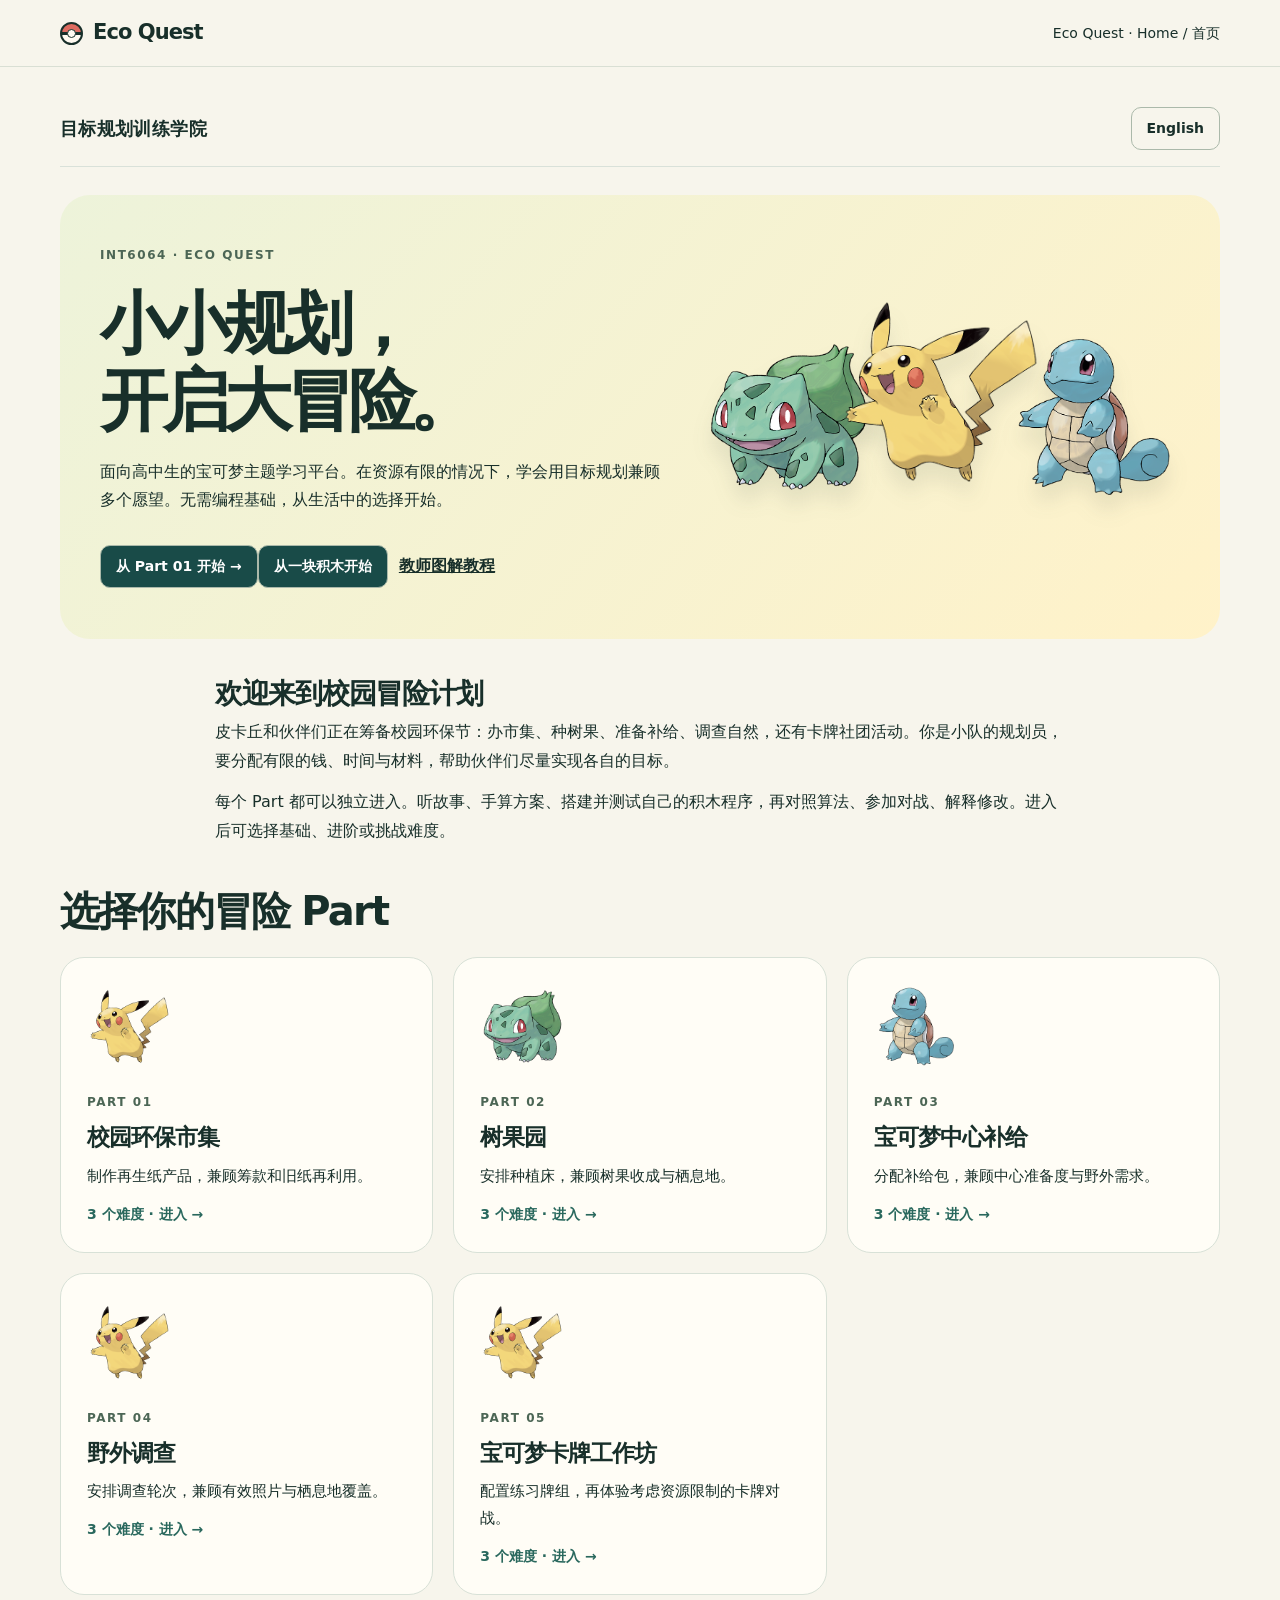
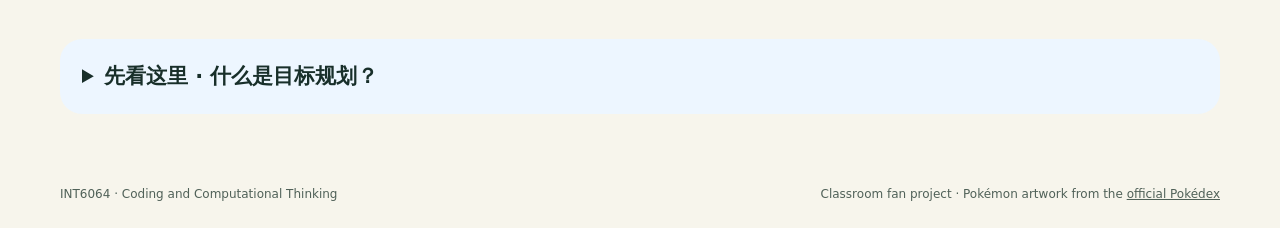
<file: index.html>
<!doctype html>
<html lang="en">
<head>
  <meta charset="utf-8">
  <meta name="viewport" content="width=device-width, initial-scale=1">
  <meta name="description" content="Plan a school eco fair in five Pokémon-themed planning scenarios. Explore hard limits, weighted goals and optimal plans.">
  <title>Eco Quest | Pokémon Goal Programming Lab</title>
  <link rel="stylesheet" href="styles.css?v=capacity-1">
  <link rel="stylesheet" href="vendor/katex/katex.min.css">
  <script src="vendor/katex/katex.min.js" defer></script>
  <script src="row-search.js?v=capacity-1" defer></script>
  <script src="optimization.js?v=capacity-1" defer></script>
  <script src="solver.js?v=capacity-1" defer></script>
  <script src="scenarios.js?v=capacity-1" defer></script>
  <script src="duel-model.js?v=capacity-1" defer></script>
  <script src="duel-ui.js?v=capacity-1" defer></script>
  <script src="battle-model.js" defer></script>
  <script src="app.js?v=capacity-1" defer></script>
  <script src="battle.js?v=capacity-1" defer></script>
  <script src="locale.js?v=capacity-1" defer></script>
  <script src="stories.js" defer></script>
  <script src="studio-engine.js?v=capacity-1" defer></script>
  <script src="flow.js?v=flow-1" defer></script>
  <script src="studio.js?v=capacity-1" defer></script>
  <script src="learning.js?v=capacity-1" defer></script>
  <link rel="stylesheet" href="learning.css?v=python-model">
</head>
<body>
  <a class="skip" href="#learning">Skip to the quest</a>
  <header class="topbar">
    <div class="shell top-inner">
      <a class="brand" href="#home"><span class="ball" aria-hidden="true"></span>Eco Quest</a>
      <a class="portal-home-link" href="#home">Eco Quest · Home / 首页</a>
      <span class="progress" id="progress" aria-label="Badges earned" hidden>0 / 7 badges</span>
    </div>
  </header>
  <main class="shell" id="top">
    <section id="learning" class="section panel"></section>
    <div id="legacy-activities" hidden>
    <section id="quest" class="section" aria-labelledby="quest-title">
      <div class="section-head"><div><p class="kicker">TRAINER MISSIONS</p><h2 id="quest-title">Five places to plan</h2></div></div>
      <div class="module-list" role="group" aria-label="Choose a planning scenario">
        <button class="module-card" type="button" data-module="fair" aria-pressed="true"><span>01</span> Eco Fair</button>
        <button class="module-card" type="button" data-module="garden" aria-pressed="false"><span>02</span> Berry Garden</button>
        <button class="module-card" type="button" data-module="center" aria-pressed="false"><span>03</span> Center Supplies</button>
        <button class="module-card" type="button" data-module="field" aria-pressed="false"><span>04</span> Field Survey</button>
        <button class="module-card" type="button" data-module="cards" aria-pressed="false"><span>05</span> TCG Club</button>
      </div>
      <div class="scenario-intro"><h3 id="scenario-title"></h3><p id="scenario-purpose"></p><div class="scenario-links"><a href="#model">View the model ↓</a><a class="button outline" id="arena-link" href="#arena">Play the planning duel ⚡</a></div></div>
      <div id="mission-list" class="mission-list" role="group" aria-label="Choose a mission"></div>
      <div class="panel card-library" id="card-library" hidden>
        <div><h3>Three kinds of cards</h3><p>Each practice deck counts 60 cards across these three categories.</p><a href="https://www.pokemon.com/uk/features/designing-a-deck-from-scratch" rel="noreferrer">Official deckbuilding guide ↗</a></div>
        <figure><img src="assets/card-pikachu.png" alt="Pikachu from Scarlet and Violet 151, card 025"><figcaption><strong>Pokémon</strong><br>Pikachu 025</figcaption></figure>
        <figure><img src="assets/card-switch.png" alt="Switch from Scarlet and Violet 151, card 206"><figcaption><strong>Trainer</strong><br>Switch 206</figcaption></figure>
        <figure><img src="assets/card-energy.png" alt="Basic Energy from Scarlet and Violet 151, card 207"><figcaption><strong>Energy</strong><br>Basic Energy 207</figcaption></figure>
      </div>

      <div class="playground">
        <aside class="party panel" aria-labelledby="partner-title">
          <h3 id="partner-title">Choose a partner</h3>
          <p>Partners set the weights of the two goals in Free Lab.</p>
          <div class="partner-list" role="group" aria-label="Partner and Free Lab weights">
            <button type="button" class="partner electric" data-partner="pikachu" aria-pressed="false">
              <img src="assets/pikachu.png" alt=""><span><strong>Pikachu</strong><small>Goal 1 × 3 · Goal 2 × 1</small></span><span class="pick-indicator" aria-hidden="true"></span>
            </button>
            <button type="button" class="partner grass" data-partner="bulbasaur" aria-pressed="false">
              <img src="assets/bulbasaur.png" alt=""><span><strong>Bulbasaur</strong><small>Goal 1 × 1 · Goal 2 × 3</small></span><span class="pick-indicator" aria-hidden="true"></span>
            </button>
            <button type="button" class="partner water" data-partner="squirtle" aria-pressed="true">
              <img src="assets/squirtle.png" alt=""><span><strong>Squirtle</strong><small>Goal 1 × 1 · Goal 2 × 1</small></span><span class="pick-indicator" aria-hidden="true"></span>
            </button>
          </div>
          <button type="button" class="button outline" id="free-lab" aria-pressed="false">Open Free Lab <span aria-hidden="true">↗</span></button>
        </aside>

        <div class="panel activity">
          <p class="kicker" id="mission-label"></p>
          <h3 id="mission-title"></h3>
          <p class="question" id="mission-question"></p>
          <p class="settings" id="mission-settings"></p>
          <form id="prediction-form">
            <fieldset>
              <legend>Make a prediction</legend>
              <div id="answers" class="choices"></div>
            </fieldset>
            <button class="button primary" type="submit">Test prediction <span aria-hidden="true">→</span></button>
          </form>
          <form id="lab-form" hidden>
            <div class="lab-inputs" id="lab-inputs"></div>
            <button class="button primary" type="submit">Run the search <span aria-hidden="true">→</span></button>
          </form>
          <p id="feedback" class="feedback" role="status" hidden></p>
        </div>
      </div>

      <section id="arena" class="panel arena" aria-labelledby="arena-title" hidden>
        <div class="arena-heading">
          <div><p class="kicker">PARTNER ARENA</p><h3 id="arena-title"></h3><p id="arena-brief"></p></div>
          <span class="arena-turn" id="arena-turn">PLAN FIRST</span>
        </div>
        <form id="arena-setup">
          <div class="arena-setup-grid">
            <div>
              <label for="arena-preset">Scenario setting</label>
              <select id="arena-preset"></select>
              <p id="arena-variables"></p>
              <details open>
                <summary>Resource limits and goal equations</summary>
                <ul id="arena-equations"></ul>
                <p class="formula" id="arena-score-rule"></p>
              </details>
            </div>
            <div class="arena-predict">
              <h4>Predict your plan</h4>
              <p>Pick two counts and a resource to check.</p>
              <div class="arena-inputs">
                <label for="arena-x">Predicted x<input id="arena-x" type="number" min="0" step="1" required></label>
                <label for="arena-y">Predicted y<input id="arena-y" type="number" min="0" step="1" required></label>
              </div>
              <label for="arena-reason">Your constraint check</label>
              <select id="arena-reason"></select><p id="arena-preview"></p>
              <button type="submit" class="button primary">Start duel <span aria-hidden="true">→</span></button>
            </div>
          </div>
        </form>
        <div id="arena-play" hidden>
          <p class="arena-setting" id="arena-setting"></p>
          <div class="arena-scene" id="arena-scene" aria-hidden="true">
            <div class="arena-creature arena-you"><span id="arena-your-name"></span><img id="arena-your-art" src="assets/pikachu.png" alt=""></div>
            <div class="arena-vs"><span>VS</span><strong id="arena-impact">✦</strong></div>
            <div class="arena-creature arena-rival"><span id="arena-rival-name"></span><img id="arena-rival-art" src="assets/bulbasaur.png" alt=""></div>
          </div>
          <p class="arena-rival-rule" id="arena-rival-rule"></p>
          <div class="arena-play-grid">
            <div>
              <h4 id="arena-board-title"></h4>
              <div id="arena-board" class="arena-board"></div>
              <div id="arena-moves" class="arena-moves" role="group" aria-label="Planning moves"></div>
              <div class="arena-commit">
                <button class="button primary" id="arena-lock" type="button">Lock my plan</button>
                <button class="button outline" id="arena-reset" type="button">Return to setup</button>
              </div>
            </div>
            <div class="arena-meters">
              <div>
                <h4 id="arena-plan">Your plan</h4>
                <dl id="arena-resources" class="arena-resources"></dl>
              </div>
              <div>
                <h4>Goal meters</h4>
                <div id="arena-goals"></div>
                <p class="arena-live-score" id="arena-live-score"></p>
              </div>
            </div>
          </div>
          <p class="feedback" id="arena-feedback" role="status"></p>
          <details class="arena-trace"><summary>Turn trace</summary><ol id="arena-history"></ol></details>
        </div>
        <div class="arena-finish" id="arena-finish" hidden>
          <div><p class="kicker">VERIFY AND EXPLAIN</p><h4 id="arena-verdict"></h4><p id="arena-proof"></p><button class="button outline" type="button" id="arena-map">Open verified plan map ↓</button></div>
          <form id="arena-analysis">
            <label for="arena-reflection" id="arena-prompt"></label>
            <textarea id="arena-reflection" rows="3" maxlength="800" required></textarea>
            <button class="button primary" type="submit">Save explanation</button>
            <p id="arena-saved" role="status"></p>
          </form>
        </div>
      </section>

      <section id="results" class="panel result-section" aria-labelledby="result-title" hidden>
        <div class="results-head">
          <div><p class="kicker">SEARCH RESULTS</p><h3 id="result-title">The plan map</h3><p id="run-settings" class="muted"></p></div>
          <div class="result-stats" id="result-stats"></div>
        </div>
        <div class="result-layout">
          <div>
            <p class="axis-y" id="axis-y"></p>
            <div id="grid-pages"></div>
            <div class="plan-grid" id="grid" role="group" aria-label="Plan map. Use arrow keys to move between plans."></div>
            <p class="axis-x" id="axis-x"></p>
            <ul class="legend" aria-label="Plan map legend">
              <li><span class="sample blocked">×</span> Infeasible</li>
              <li><span class="sample feasible">·</span> Feasible</li>
              <li><span class="sample best">★</span> Optimal</li>
            </ul>
          </div>
          <div class="inspector">
            <h4 id="plan-title">Selected plan</h4>
            <p id="plan-status"></p>
            <dl id="plan-details"></dl>
            <div id="goal-bars"></div>
            <p id="plan-score"></p>
            <h4>All optimal plans</h4>
            <div class="ties" id="ties"></div>
          </div>
        </div>
      </section>
        <div class="encounter" id="encounter" hidden>
          <div class="encounter-copy"><p class="kicker">PARTNER TRIAL</p><h4 id="encounter-title"></h4><p id="encounter-result" role="status"></p><button type="button" class="button primary" id="encounter-play">Play selected plan ⚡</button></div>
          <div class="encounter-scene" id="encounter-scene" aria-hidden="true">
            <img id="encounter-left" src="assets/pikachu.png" alt=""><span id="encounter-burst" class="encounter-burst">✦</span><img id="encounter-right" src="assets/bulbasaur.png" alt="">
          </div>
        </div>
      <section class="panel battle" id="battle" aria-labelledby="battle-title" hidden>
        <p class="kicker">TCG CLUB · BONUS DRILL</p>
        <h3 id="battle-title">Pikachu vs Bulbasaur</h3>
        <p>Can you win with at least 20 HP and keep one Water Energy in hand? This fixed drill starts mid-match. It models attachment, attack costs, damage and healing.</p>
        <div class="battle-stage" id="battle-stage">
          <div class="fighter player">
            <div class="fighter-info"><strong>Pikachu</strong><span id="pika-hp-label">60 / 60 HP</span></div>
            <progress max="60" value="60" id="pika-hp" aria-label="Pikachu HP"></progress>
            <img src="assets/card-pikachu.png" alt="Pikachu trading card">
            <span class="hit-number" id="pika-hit" aria-hidden="true"></span>
          </div>
          <div class="battle-middle"><span id="battle-turn">TURN 1</span><strong>VS</strong><span class="battle-flash" aria-hidden="true">✦</span></div>
          <div class="fighter rival">
            <div class="fighter-info"><strong>Bulbasaur</strong><span id="bulba-hp-label">70 / 70 HP</span></div>
            <progress max="70" value="70" id="bulba-hp" aria-label="Bulbasaur HP"></progress>
            <img src="assets/card-bulbasaur.png" alt="Bulbasaur trading card">
            <span class="hit-number" id="bulba-hit" aria-hidden="true"></span>
          </div>
        </div>
        <div class="battle-resources">
          <div><strong>In hand</strong><span id="battle-hand"></span></div>
          <div><strong>Attached to Pikachu</strong><span id="battle-energy"></span></div>
          <div><strong>Deck reserve</strong><span id="battle-deck"></span></div>
        </div>
        <div class="battle-controls" role="group" aria-label="Battle actions">
          <button class="button outline" type="button" data-action="lightning"><img class="energy-thumb" src="assets/card-lightning.png" alt="">Attach Lightning</button>
          <button class="button outline" type="button" data-action="water">Attach Water</button>
          <button class="button primary" type="button" data-action="charge">Charge</button>
          <button class="button primary" type="button" data-action="punch">Pika Punch</button>
          <button class="button outline" type="button" data-action="pass">End turn</button>
          <button class="button outline" type="button" id="battle-reset">Restart</button>
        </div>
        <p class="battle-costs"><strong>Charge:</strong> 1 Lightning. It attaches Lightning from the deck. <strong>Pika Punch:</strong> 2 Lightning plus 1 Energy of any type, 50 damage. Bulbasaur has the Energy for Leech Seed, which deals 20 and heals up to 20.</p>
        <p class="feedback" id="battle-message" role="status">Predict which resources you will need for the first Pika Punch.</p>
        <details><summary>Turn log and drill rules</summary><ol id="battle-log"></ol><p>The setup fixes the hand and reserves. The drill omits draws, Bench, Prize cards and Weakness. Attached Energy stays attached after these attacks. Compare your final HP and Water against both targets.</p></details>
      </section>
    </section>

    <section id="model" class="section" aria-labelledby="model-title">
      <div class="section-head"><div><p class="kicker">MATH GUIDE</p><h2 id="model-title">What makes a good plan?</h2></div></div>
      <div class="panel model-content">
        <div>
          <h3 id="model-heading">Build your plan</h3>
          <p id="variables"></p>
          <div class="model-table"><table id="data-table"></table></div>
        </div>
        <div>
          <h3>Check limits, then score goals</h3>
          <p id="model-notes"></p>
          <p>For each goal, calculate <strong>shortfall = max(0, target − output)</strong>. A smaller weighted score is better.</p>
          <p class="formula" id="formula"></p>
          <p>The search keeps every feasible plan with the lowest score. If a goal has weight zero, check both shortfalls separately even when the score is zero.</p>
        </div>
      </div>
    </section>

    <section id="journal" class="section journal panel" aria-labelledby="journal-title">
      <div>
        <p class="kicker">TRAINER JOURNAL</p>
        <h2 id="journal-title">Defend your recommendation</h2>
        <p>State your weights, your plan, both shortfalls and one assumption. Download your reasoning, mission evidence and the latest duel for each setting.</p>
        <p id="journal-status" class="muted"></p>
      </div>
      <form id="journal-form">
        <label for="reasoning">Your explanation</label>
        <textarea id="reasoning" rows="4" maxlength="1500" placeholder="We chose plan (…) under weights (…) because …"></textarea>
        <button type="submit" class="button outline">Download field notes <span aria-hidden="true">↓</span></button>
      </form>
    </section>
    </div>
  </main>
  <footer class="shell footer">
    <span>INT6064 · Coding and Computational Thinking</span>
    <span>Classroom fan project · Pokémon artwork from the <a href="https://www.pokemon.com/us/pokedex/" rel="noreferrer">official Pokédex</a></span>
  </footer>
  <noscript><p class="shell">Enable JavaScript to run the missions.</p></noscript>
</body>
</html>
</file>
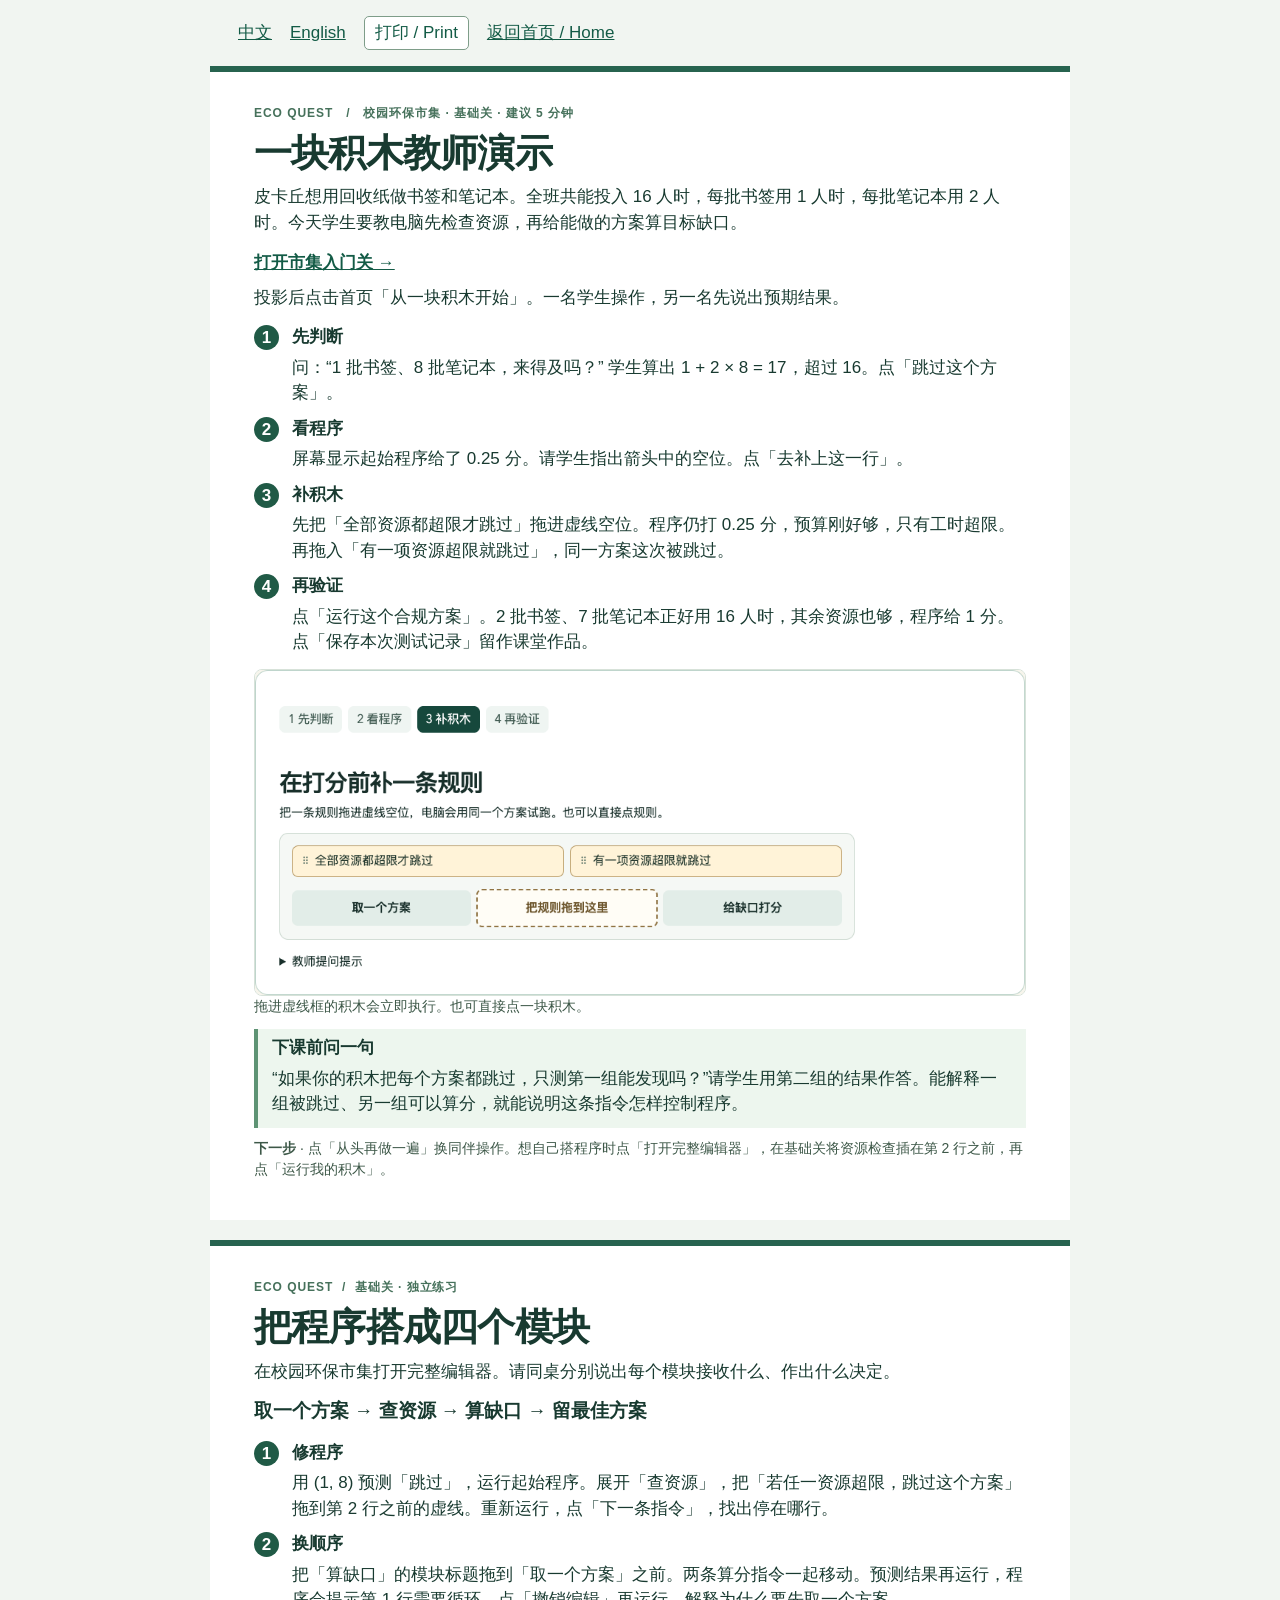
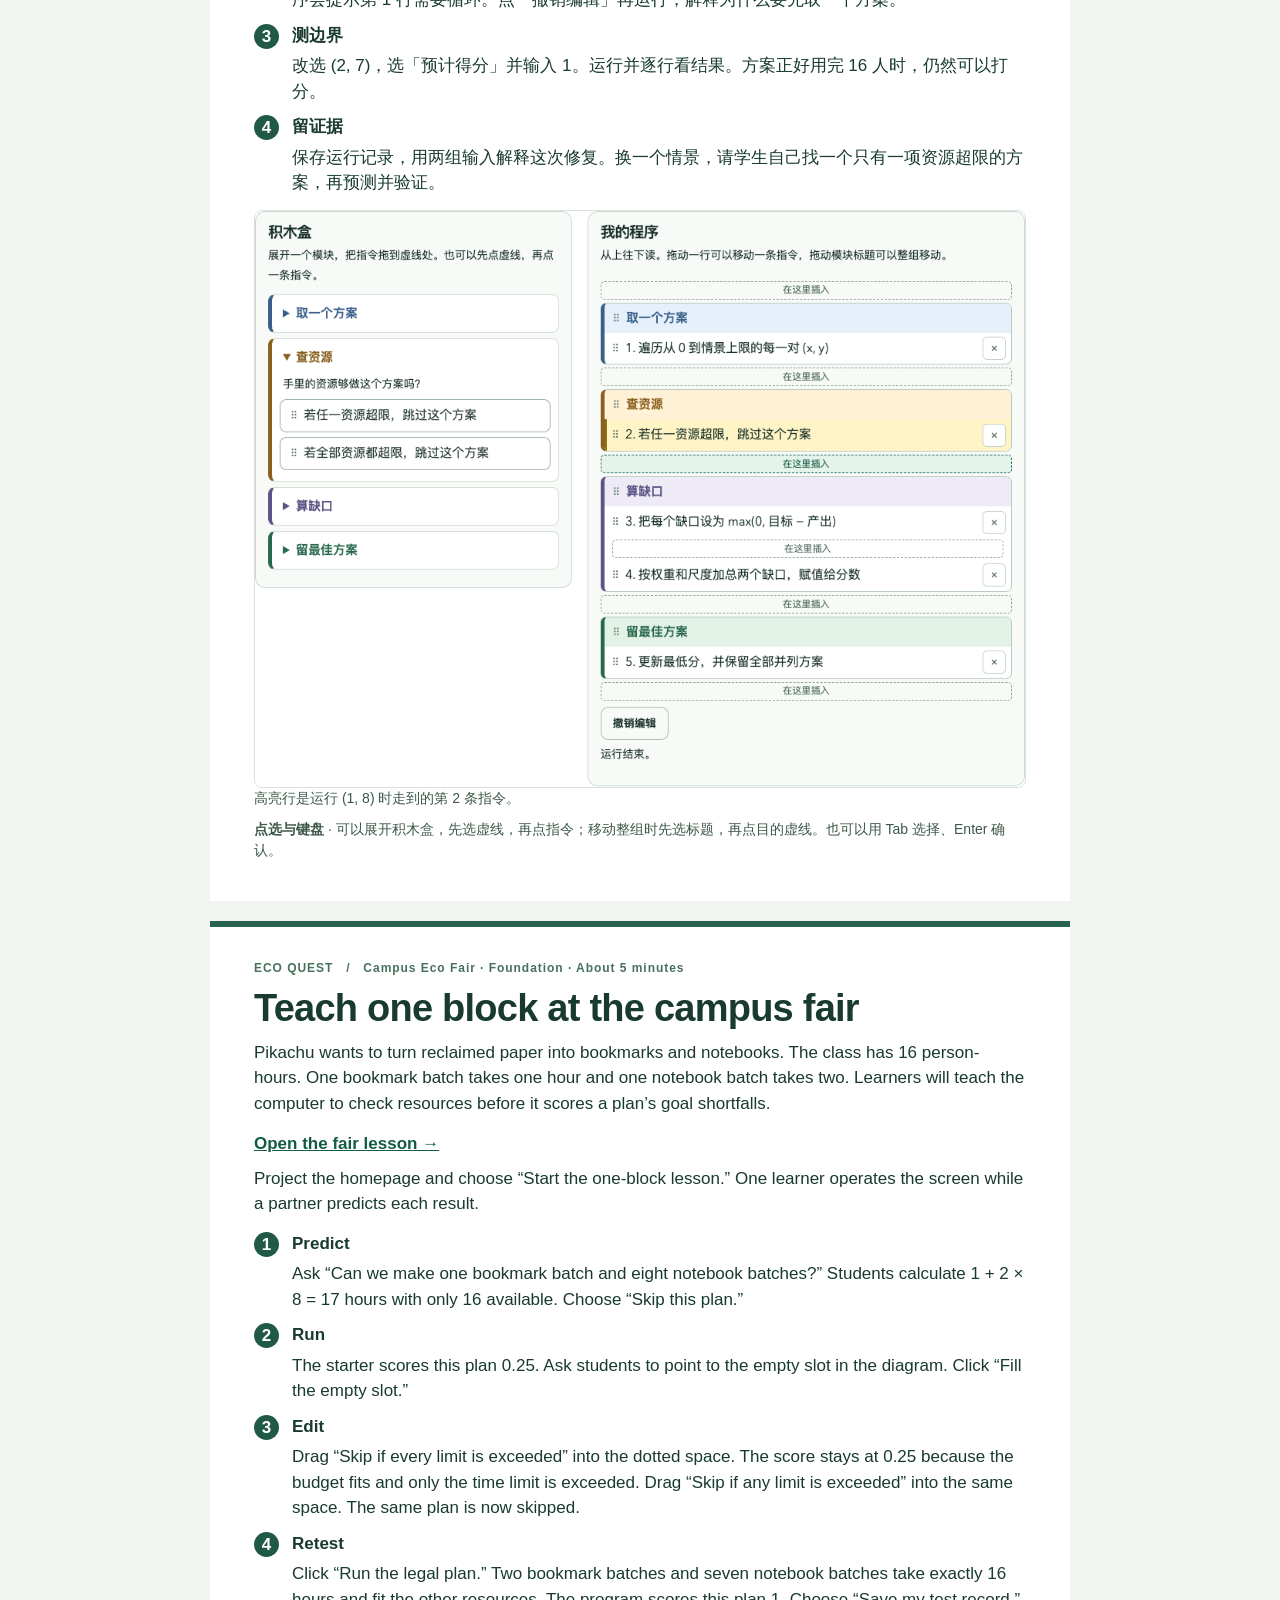
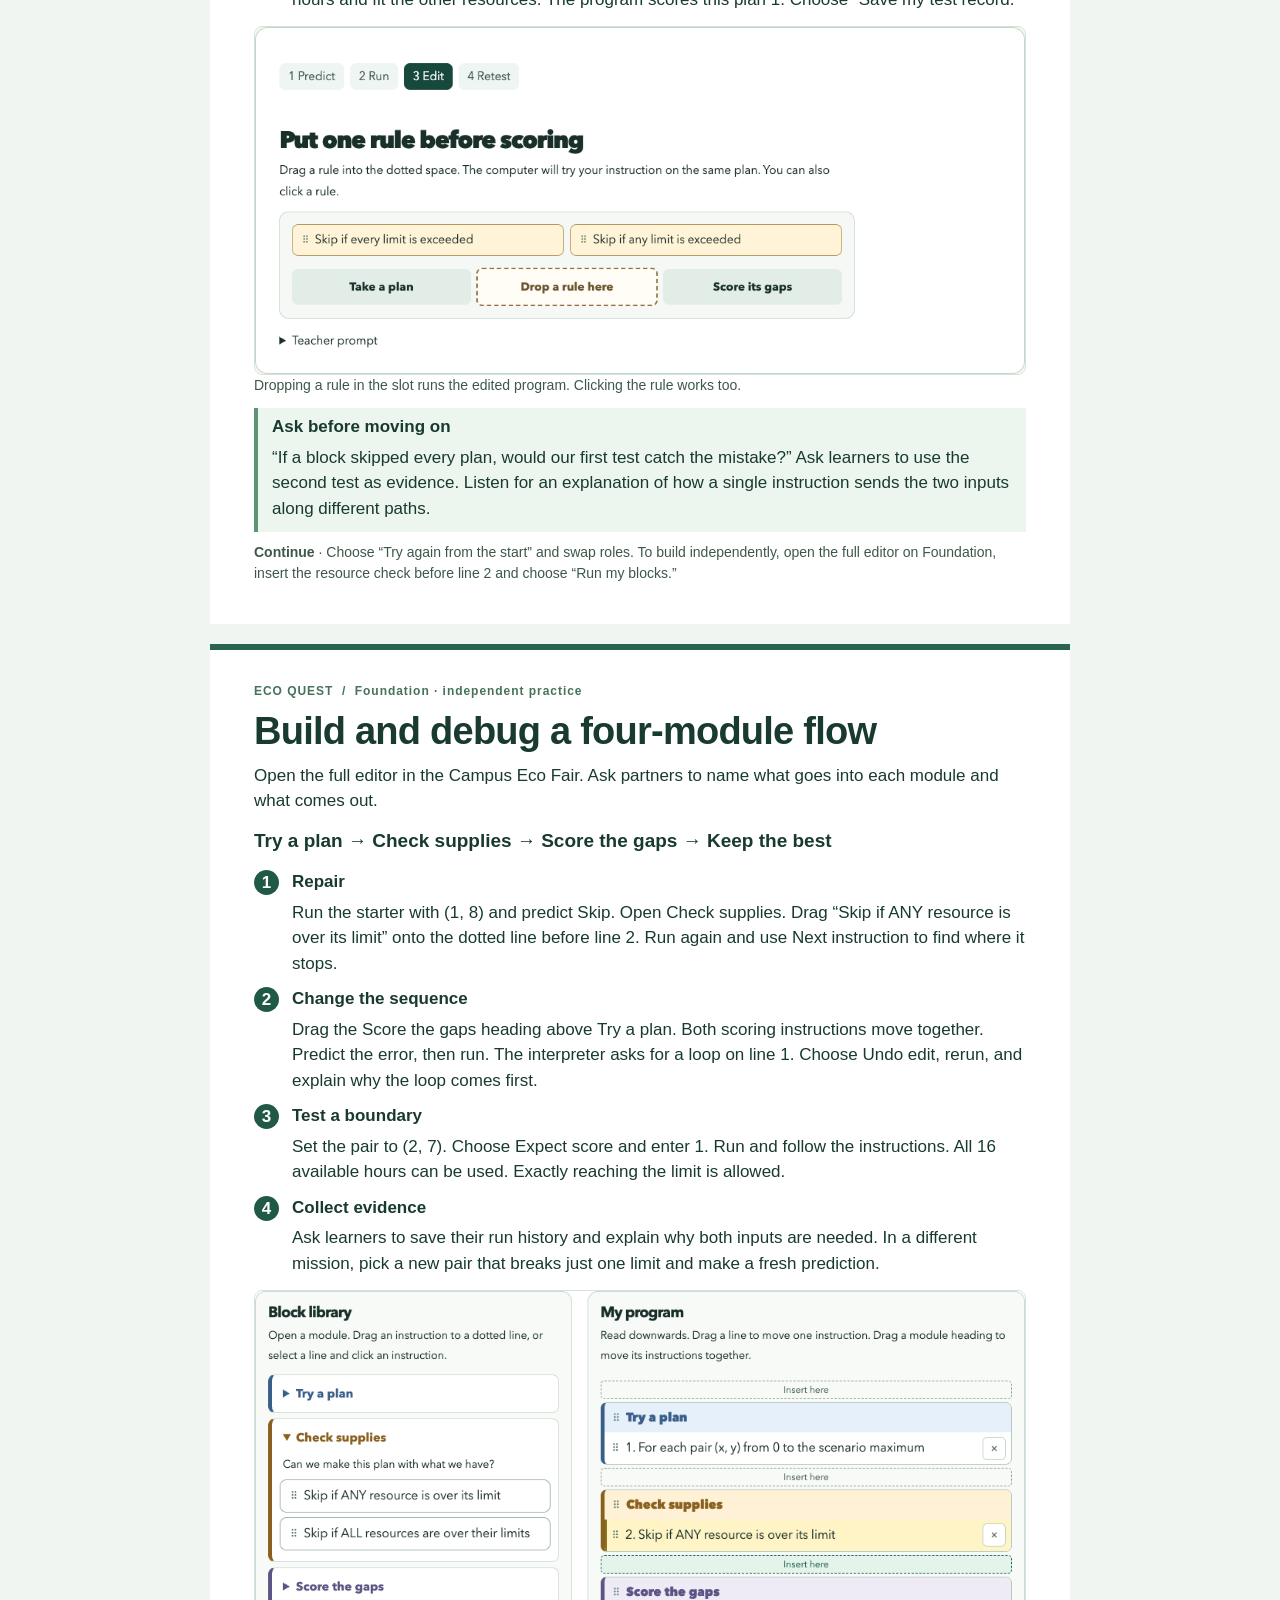
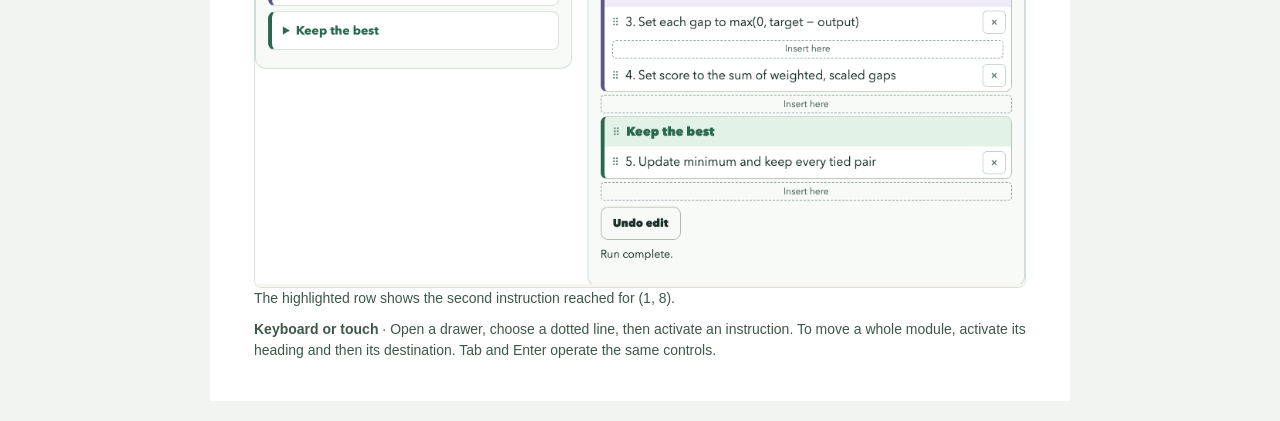
<file: first-lesson.html>
<!doctype html>
<html lang="zh-Hans"><head><meta charset="utf-8"><meta name="viewport" content="width=device-width,initial-scale=1">
<title>一块积木教师教程 · One-block teacher walkthrough | Eco Quest</title>
<style>
*{box-sizing:border-box}html{color-scheme:light}body{margin:0;background:#f1f5f1;color:#183a30;font:17px/1.5 'PingFang SC','Helvetica Neue',Arial,sans-serif}nav,.sheet{max-width:860px;margin:0 auto}nav{padding:16px 28px;display:flex;flex-wrap:wrap;gap:18px;align-items:center}a,button{color:#135b46}button{cursor:pointer;font:inherit;border:1px solid #7e9d89;background:white;border-radius:5px;padding:3px 10px}a:focus-visible,button:focus-visible{outline:3px solid #905800}.sheet{background:white;padding:32px 44px 40px;margin-bottom:20px;border-top:6px solid #27634f;scroll-margin-top:5px}.eyebrow{font-size:12px;font-weight:bold;letter-spacing:.08em;color:#46715b}h1{font-size:clamp(27px,5vw,38px);letter-spacing:-.02em;line-height:1.13;margin:10px 0}h2{font-size:19px;margin:13px 0 2px}p{margin:5px 0}.launch{display:inline-block;margin:10px 0 4px;font-weight:700}ol{list-style:none;counter-reset:step;padding:0;margin:14px 0}li{counter-increment:step;position:relative;padding-left:38px;margin:10px 0}li:before{content:counter(step);position:absolute;left:0;top:1px;width:25px;height:25px;border-radius:50%;background:#205a46;color:white;text-align:center;font-weight:bold}figure{margin:12px 0 8px}img{display:block;width:100%;height:auto;border:1px solid #d7e2d9;border-radius:8px}figcaption,footer{font-size:14px;color:#3d5848}aside{border-left:4px solid #5e9374;background:#edf6ee;padding:6px 14px;margin-top:12px}footer{margin-top:10px}.printurl{display:none}@media(max-width:560px){.sheet{padding:20px}nav{padding:12px 20px}}@page{size:A4;margin:13mm 15mm}@media print{body{background:white;color:#123226;font-size:10.5pt;line-height:1.35;-webkit-print-color-adjust:exact;print-color-adjust:exact}nav,.launch{display:none}.printurl{display:block;font-size:9pt;color:#345845}.sheet{padding:4mm 0 0;margin:0;border-top:4px solid #27634f;max-width:none}.sheet+.sheet{break-before:page}.eyebrow{font-size:8pt}h1{font-size:23pt;margin:5px 0}h2{font-size:12pt}figure{width:90%;margin:8px 0}li{margin:7px 0}aside{margin-top:6px}figcaption,footer{font-size:9pt}}
@media print{.extra figure{width:70%;margin:5px 0}.extra li{margin:4px 0}} </style></head><body><nav aria-label="Language and print"><a href="#zh">中文</a><a href="#en">English</a><button type="button" onclick="window.print()">打印 / Print</button><a href="index.html#home">返回首页 / Home</a></nav><main class="sheet" id="zh" lang="zh-Hans" aria-label="一块积木教师演示"><div class="eyebrow">ECO QUEST &nbsp; / &nbsp; 校园环保市集 · 基础关 · 建议 5 分钟</div><h1>一块积木教师演示</h1><p>皮卡丘想用回收纸做书签和笔记本。全班共能投入 16 人时，每批书签用 1 人时，每批笔记本用 2 人时。今天学生要教电脑先检查资源，再给能做的方案算目标缺口。</p><a class="launch" href="index.html?lang=zh#part/fair/code">打开市集入门关 →</a><p>投影后点击首页「从一块积木开始」。一名学生操作，另一名先说出预期结果。</p><div class="printurl">http://120.77.58.145/eco-quest/?lang=zh#part/fair/code</div><ol><li><strong>先判断</strong><p>问：“1 批书签、8 批笔记本，来得及吗？” 学生算出 1 + 2 × 8 = 17，超过 16。点「跳过这个方案」。</p></li><li><strong>看程序</strong><p>屏幕显示起始程序给了 0.25 分。请学生指出箭头中的空位。点「去补上这一行」。</p></li><li><strong>补积木</strong><p>先把「全部资源都超限才跳过」拖进虚线空位。程序仍打 0.25 分，预算刚好够，只有工时超限。再拖入「有一项资源超限就跳过」，同一方案这次被跳过。</p></li><li><strong>再验证</strong><p>点「运行这个合规方案」。2 批书签、7 批笔记本正好用 16 人时，其余资源也够，程序给 1 分。点「保存本次测试记录」留作课堂作品。</p></li></ol><figure><img src="assets/one-block-zh.png?v=capacity-1" alt="拖进虚线框的积木会立即执行。也可直接点一块积木。"><figcaption>拖进虚线框的积木会立即执行。也可直接点一块积木。</figcaption></figure><aside><strong>下课前问一句</strong><p>“如果你的积木把每个方案都跳过，只测第一组能发现吗？”请学生用第二组的结果作答。能解释一组被跳过、另一组可以算分，就能说明这条指令怎样控制程序。</p></aside><footer><strong>下一步</strong> · 点「从头再做一遍」换同伴操作。想自己搭程序时点「打开完整编辑器」，在基础关将资源检查插在第 2 行之前，再点「运行我的积木」。</footer></main><section class="sheet extra" lang="zh" id="zh-flow"><div class="eyebrow">ECO QUEST &nbsp;/&nbsp; 基础关 · 独立练习</div><h1>把程序搭成四个模块</h1><p>在校园环保市集打开完整编辑器。请同桌分别说出每个模块接收什么、作出什么决定。</p><h2>取一个方案 → 查资源 → 算缺口 → 留最佳方案</h2><ol><li><strong>修程序</strong><p>用 (1, 8) 预测「跳过」，运行起始程序。展开「查资源」，把「若任一资源超限，跳过这个方案」拖到第 2 行之前的虚线。重新运行，点「下一条指令」，找出停在哪行。</p></li><li><strong>换顺序</strong><p>把「算缺口」的模块标题拖到「取一个方案」之前。两条算分指令一起移动。预测结果再运行，程序会提示第 1 行需要循环。点「撤销编辑」再运行，解释为什么要先取一个方案。</p></li><li><strong>测边界</strong><p>改选 (2, 7)，选「预计得分」并输入 1。运行并逐行看结果。方案正好用完 16 人时，仍然可以打分。</p></li><li><strong>留证据</strong><p>保存运行记录，用两组输入解释这次修复。换一个情景，请学生自己找一个只有一项资源超限的方案，再预测并验证。</p></li></ol><figure><img src="assets/flow-editor-zh.png?v=capacity-1" alt="高亮行是运行 (1, 8) 时走到的第 2 条指令。"><figcaption>高亮行是运行 (1, 8) 时走到的第 2 条指令。</figcaption></figure><footer><strong>点选与键盘</strong> · 可以展开积木盒，先选虚线，再点指令；移动整组时先选标题，再点目的虚线。也可以用 Tab 选择、Enter 确认。</footer></section><main class="sheet" id="en" lang="en" aria-label="Teach one block at the campus fair"><div class="eyebrow">ECO QUEST &nbsp; / &nbsp; Campus Eco Fair · Foundation · About 5 minutes</div><h1>Teach one block at the campus fair</h1><p>Pikachu wants to turn reclaimed paper into bookmarks and notebooks. The class has 16 person-hours. One bookmark batch takes one hour and one notebook batch takes two. Learners will teach the computer to check resources before it scores a plan’s goal shortfalls.</p><a class="launch" href="index.html?lang=en#part/fair/code">Open the fair lesson →</a><p>Project the homepage and choose “Start the one-block lesson.” One learner operates the screen while a partner predicts each result.</p><div class="printurl">http://120.77.58.145/eco-quest/?lang=en#part/fair/code</div><ol><li><strong>Predict</strong><p>Ask “Can we make one bookmark batch and eight notebook batches?” Students calculate 1 + 2 × 8 = 17 hours with only 16 available. Choose “Skip this plan.”</p></li><li><strong>Run</strong><p>The starter scores this plan 0.25. Ask students to point to the empty slot in the diagram. Click “Fill the empty slot.”</p></li><li><strong>Edit</strong><p>Drag “Skip if every limit is exceeded” into the dotted space. The score stays at 0.25 because the budget fits and only the time limit is exceeded. Drag “Skip if any limit is exceeded” into the same space. The same plan is now skipped.</p></li><li><strong>Retest</strong><p>Click “Run the legal plan.” Two bookmark batches and seven notebook batches take exactly 16 hours and fit the other resources. The program scores this plan 1. Choose “Save my test record.”</p></li></ol><figure><img src="assets/one-block-en.png?v=capacity-1" alt="Dropping a rule in the slot runs the edited program. Clicking the rule works too."><figcaption>Dropping a rule in the slot runs the edited program. Clicking the rule works too.</figcaption></figure><aside><strong>Ask before moving on</strong><p>“If a block skipped every plan, would our first test catch the mistake?” Ask learners to use the second test as evidence. Listen for an explanation of how a single instruction sends the two inputs along different paths.</p></aside><footer><strong>Continue</strong> · Choose “Try again from the start” and swap roles. To build independently, open the full editor on Foundation, insert the resource check before line 2 and choose “Run my blocks.”</footer></main><section class="sheet extra" lang="en" id="en-flow"><div class="eyebrow">ECO QUEST &nbsp;/&nbsp; Foundation · independent practice</div><h1>Build and debug a four-module flow</h1><p>Open the full editor in the Campus Eco Fair. Ask partners to name what goes into each module and what comes out.</p><h2>Try a plan → Check supplies → Score the gaps → Keep the best</h2><ol><li><strong>Repair</strong><p>Run the starter with (1, 8) and predict Skip. Open Check supplies. Drag “Skip if ANY resource is over its limit” onto the dotted line before line 2. Run again and use Next instruction to find where it stops.</p></li><li><strong>Change the sequence</strong><p>Drag the Score the gaps heading above Try a plan. Both scoring instructions move together. Predict the error, then run. The interpreter asks for a loop on line 1. Choose Undo edit, rerun, and explain why the loop comes first.</p></li><li><strong>Test a boundary</strong><p>Set the pair to (2, 7). Choose Expect score and enter 1. Run and follow the instructions. All 16 available hours can be used. Exactly reaching the limit is allowed.</p></li><li><strong>Collect evidence</strong><p>Ask learners to save their run history and explain why both inputs are needed. In a different mission, pick a new pair that breaks just one limit and make a fresh prediction.</p></li></ol><figure><img src="assets/flow-editor-en.png?v=capacity-1" alt="The highlighted row shows the second instruction reached for (1, 8)."><figcaption>The highlighted row shows the second instruction reached for (1, 8).</figcaption></figure><footer><strong>Keyboard or touch</strong> · Open a drawer, choose a dotted line, then activate an instruction. To move a whole module, activate its heading and then its destination. Tab and Enter operate the same controls.</footer></section></body></html>
</file>
<file: styles.css>
:root {
  color-scheme: light;
  --paper: #f7f5ec;
  --white: #fffcf6;
  --ink: #182f2a;
  --muted: #506158;
  --forest: #244639;
  --line: #d9dfd4;
  --yellow: #f6ce50;
  --shadow: 0 6px 18px #24382c0b;
  font-family: "Avenir Next", "DM Sans", system-ui, sans-serif;
}
* { box-sizing: border-box; }
html { scroll-behavior: smooth; scroll-padding-top: 76px; }
body { margin: 0; background: var(--paper); color: var(--ink); line-height: 1.5; }
button, input, textarea { font: inherit; }
button { cursor: pointer; color: inherit; }
a { color: inherit; }
button:focus-visible, a:focus-visible, input:focus-visible, textarea:focus-visible { outline: 3px solid #846326; outline-offset: 3px; }
[hidden] { display: none !important; }
.skip { position: absolute; left: 16px; top: -100px; z-index: 10; padding: 10px; background: white; }
.skip:focus { top: 10px; }
.shell { width: min(1160px, calc(100% - 56px)); margin-inline: auto; }
.topbar { background: var(--paper); border-bottom: 1px solid var(--line); }
.top-inner { min-height: 66px; display: flex; align-items: center; justify-content: space-between; gap: 16px; }
.brand { display: inline-flex; align-items: center; gap: 10px; text-decoration: none; font-size: 21px; font-weight: 800; letter-spacing: -.045em; }
.ball { width: 23px; height: 23px; position: relative; border: 2px solid var(--ink); border-radius: 50%; background: linear-gradient(#de6b60 0 44%, var(--ink) 44% 57%, #fffaf1 57%); }
.ball::after { content: ""; position: absolute; width: 7px; height: 7px; background: #fffaf1; border: 1.5px solid var(--ink); border-radius: 50%; inset: 0; margin: auto; }
.top-inner nav { display: flex; gap: clamp(16px, 4vw, 46px); font-weight: 650; font-size: 14px; }
.top-inner nav a { text-decoration: none; }
.top-inner nav a:hover { text-decoration: underline; text-underline-offset: 4px; }
.progress { background: #e6eddf; border-radius: 20px; padding: 6px 13px; font-size: 13px; font-weight: 750; white-space: nowrap; }

.hero { min-height: 408px; margin-top: 24px; position: relative; display: grid; grid-template-columns: 46% 54%; background: #203e33; color: #fff8e5; border-radius: 28px; overflow: hidden; isolation: isolate; }
.hero-text { position: relative; z-index: 2; padding: 43px 0 43px 47px; }
.kicker { margin: 0 0 7px; color: #4c6655; font-size: 12px; font-weight: 800; letter-spacing: .13em; }
.hero .kicker { color: #f8db73; }
.hero .kicker span { margin-right: 5px; }
h1, h2, h3, h4 { line-height: 1.1; margin: 0; letter-spacing: -.045em; }
h1 { font-size: clamp(73px, 9.2vw, 130px); font-weight: 850; letter-spacing: -.09em; line-height: .76; margin: 18px 0 20px; }
h1 span { color: var(--yellow); margin-left: .06em; }
.hero-text > p:not(.kicker) { max-width: 318px; margin: 0 0 19px; font-size: 16px; color: #e3ebd9; }
.hero-scene { min-height: 100%; position: relative; background: radial-gradient(ellipse at 51% 56%, #76926a 1%, #52795d 30%, #2f5644 57%, #203e33 79%); }
.orbit { position: absolute; z-index: -1; border: 1px solid #b7c5a45c; border-radius: 50%; width: 73%; height: 68%; left: 11%; top: 17%; transform: rotate(-17deg); }
.orbit-two { width: 65%; height: 83%; top: 6%; left: 16%; transform: rotate(38deg); opacity: .66; }
.hero-scene img { position: absolute; object-fit: contain; height: auto; filter: drop-shadow(0 14px 10px #102f2566); }
.hero-pikachu { width: 52%; left: 24%; bottom: 18%; z-index: 3; transform: rotate(-8deg); }
.hero-bulbasaur { width: 39%; left: 1%; bottom: 3%; z-index: 4; transform: rotate(-8deg); }
.hero-squirtle { width: 43%; right: 0; bottom: 8%; z-index: 2; transform: rotate(8deg); }
.spark { position: absolute; color: #f9df7c; font-size: 34px; line-height: 1; }
.spark-a { top: 17%; left: 16%; }.spark-b { top: 16%; right: 15%; }.spark-c { bottom: 15%; right: 44%; font-size: 16px; }

.button { display: inline-flex; align-items: center; justify-content: center; gap: 13px; min-height: 43px; border: 1px solid transparent; border-radius: 10px; padding: 9px 15px; font-size: 14px; font-weight: 800; text-decoration: none; }
.button span { font-size: 16px; }
.primary { background: var(--yellow); color: #253321; }
.primary:hover { background: #ffe185; }
.outline { background: transparent; border-color: #abb9aa; }
.outline:hover, .outline[aria-pressed="true"] { background: #e5eddf; }

.section { margin-top: 35px; }
.section-head { margin-bottom: 15px; }
h2 { font-size: clamp(28px, 4.1vw, 42px); font-weight: 800; }
h3 { font-size: clamp(22px, 2.7vw, 30px); font-weight: 800; }
h4 { font-size: 18px; margin-bottom: 9px; }
p { margin: 8px 0 12px; }
.muted { color: var(--muted); }
.panel { background: var(--white); border: 1px solid var(--line); border-radius: 19px; box-shadow: var(--shadow); }
.mission-list { display: grid; grid-template-columns: repeat(3, minmax(0, 1fr)); gap: 11px; }
.mission-card { display: flex; align-items: center; gap: 13px; text-align: left; padding: 13px; border: 1px solid var(--line); border-radius: 13px; background: var(--white); }
.mission-card:hover { border-color: #7e9a81; }
.mission-card[aria-pressed="true"] { border-color: #6e9476; background: #eaf1e3; box-shadow: inset 0 0 0 1px #6e9476; }
.mission-number { flex: 0 0 auto; display: grid; place-items: center; border-radius: 9px; width: 40px; height: 40px; background: #e9edde; font-weight: 800; }
.mission-card[aria-pressed="true"] .mission-number { background: #244639; color: #f7f5ec; }
.mission-card strong, .mission-card small, .partner strong, .partner small { display: block; }
small { color: var(--muted); font-size: 12px; }
.medal { margin-left: auto; align-self: center; font-size: 24px; color: #5e715d; line-height: 1; }
.medal.earned { color: #795a12; }
.playground { display: grid; grid-template-columns: minmax(210px, .82fr) minmax(0, 2fr); gap: 13px; margin-top: 13px; align-items: start; }
.party, .activity, .result-section { padding: 22px; }
.party > p { color: var(--muted); font-size: 14px; }
.partner-list { display: grid; gap: 7px; margin: 14px 0; }
.partner { display: grid; grid-template-columns: 48px 1fr 13px; align-items: center; min-height: 56px; gap: 8px; padding: 2px 8px; text-align: left; border: 1px solid var(--line); border-radius: 10px; background: #fffdf8; }
.partner img { width: 48px; height: 48px; object-fit: contain; }
.partner.electric[aria-pressed="true"] { background: #fff2bd; border-color: #9b7b2d; }
.partner.grass[aria-pressed="true"] { background: #e4eedb; border-color: #69826b; }
.partner.water[aria-pressed="true"] { background: #e3eff2; border-color: #5d818a; }
.pick-indicator { width: 11px; height: 11px; border-radius: 50%; border: 1px solid #74877b; }
.partner[aria-pressed="true"] .pick-indicator { background: var(--forest); border: 2px solid white; outline: 1px solid var(--forest); }
.question { font-size: 18px; font-weight: 650; margin: 12px 0 8px; }
.settings { margin-bottom: 14px; color: var(--muted); font-size: 14px; }
fieldset { padding: 0; margin: 0 0 14px; border: 0; min-width: 0; }
legend { padding: 0; font-size: 14px; font-weight: 750; margin-bottom: 7px; }
.choices { display: grid; grid-template-columns: repeat(2, minmax(0, 1fr)); gap: 7px; }
.choice { display: flex; align-items: center; gap: 8px; padding: 8px 10px; min-height: 43px; border: 1px solid var(--line); border-radius: 8px; cursor: pointer; font-size: 14px; }
.choice:has(:checked) { border-color: #7b947c; background: #edf3e7; }
input[type="radio"] { accent-color: var(--forest); margin: 0; flex: 0 0 auto; }
.lab-inputs { display: grid; grid-template-columns: 1fr 1fr; gap: 9px 14px; margin: 10px 0 15px; }
.lab-inputs label, #journal-form label { display: grid; font-size: 14px; font-weight: 750; gap: 4px; }
input[type="number"], textarea { min-width: 0; width: 100%; padding: 8px; border-radius: 8px; border: 1px solid #aab8ad; color: var(--ink); background: #fffdfa; }
.feedback { margin: 13px 0 0; padding: 10px 13px; border-radius: 8px; background: #e5efdc; color: #26472f; font-weight: 650; font-size: 14px; }
.feedback.retry { color: #684715; background: #fff0ce; }
.result-section { margin-top: 14px; }
.results-head { display: flex; align-items: center; justify-content: space-between; flex-wrap: wrap; gap: 12px; margin-bottom: 12px; }
.result-stats { display: flex; flex-wrap: wrap; gap: 8px; }
.stat { background: #eef2e8; padding: 7px 11px; border-radius: 8px; font-size: 13px; }
.stat strong { display: block; font-size: 17px; }
.result-layout { display: grid; grid-template-columns: 1fr 1fr; gap: 20px; }
.plan-grid { display: grid; grid-template-columns: 1.1rem repeat(var(--plan-columns, 1), minmax(0, 1fr)); gap: 3px; max-width: 430px; }
.grid-label { text-align: center; align-self: center; font-size: 12px; color: var(--muted); }
.cell { display: grid; place-items: center; aspect-ratio: 1; min-width: 0; padding: 0; border: 1px solid transparent; border-radius: 6px; font-weight: 850; font-size: clamp(13px, 2.2vw, 21px); line-height: 1; }
.cell[aria-pressed="true"] { border-color: #213b32; box-shadow: inset 0 0 0 1px #213b32; }
.cell:focus-visible { outline-offset: 0; }
.blocked { background: #eeeae3; color: #74645d; }
.feasible { background: #dfeddf; color: #315b42; }
.best { background: #f7d973; color: #59420d; }
.axis-y, .axis-x { margin: 5px 0; font-size: 13px; font-weight: 750; }
.axis-x { max-width: 430px; text-align: right; }
.legend { display: flex; flex-wrap: wrap; gap: 8px 14px; padding: 0; list-style: none; font-size: 12px; }
.sample { display: inline-grid; place-items: center; border-radius: 4px; width: 18px; height: 18px; font-weight: 850; }
.inspector { padding: 17px; border: 1px solid var(--line); border-radius: 12px; }
#plan-status { font-weight: 750; }
.inspector dl { display: grid; grid-template-columns: 1fr auto; gap: 3px 8px; font-size: 14px; }
.inspector dd { margin: 0; text-align: right; font-weight: 700; }
.goal-line { display: grid; grid-template-columns: 1fr auto; gap: 3px 9px; font-size: 13px; margin: 8px 0; }
.goal-line strong { font-size: 13px; }
.goal-line progress { grid-column: 1 / -1; width: 100%; height: 9px; accent-color: #588568; }
.goal-line .gap { grid-column: 1 / -1; color: var(--muted); }
#plan-score { font-size: 14px; font-weight: 750; margin: 12px 0 16px; }
.ties { display: flex; flex-wrap: wrap; gap: 6px; }
.ties button { background: #fbefc4; border: 1px solid #dbca91; border-radius: 6px; padding: 5px 9px; font-size: 13px; font-weight: 750; }

.model-content, .journal { padding: 22px; display: grid; grid-template-columns: 1fr 1fr; gap: 22px; }
.model-content p, .journal p { font-size: 15px; }
table { width: 100%; border-collapse: collapse; font-size: 13px; }
caption { text-align: left; color: var(--muted); }
th, td { padding: 6px 7px; border-bottom: 1px solid var(--line); text-align: right; }
th:first-child { text-align: left; }
thead { background: #eaf0e5; }
.formula { font-weight: 750; padding: 9px 12px; background: #eef2e9; border-radius: 8px; }
#journal-form { display: grid; align-content: start; gap: 7px; }
#journal-form button { justify-self: start; }
textarea { resize: vertical; }
.footer { display: flex; flex-wrap: wrap; justify-content: space-between; gap: 9px; padding: 25px 0; color: var(--muted); font-size: 12px; }

@media (max-width: 780px) {
  .hero { grid-template-columns: 48% 52%; min-height: 330px; }
  .hero-text { padding-left: 24px; }
  .hero-pikachu { width: 65%; left: 14%; bottom: 18%; }
  .hero-bulbasaur { width: 53%; left: -7%; bottom: 11%; }
  .hero-squirtle { width: 49%; right: -2%; bottom: 12%; }
  .mission-card { gap: 7px; padding: 8px; }
  .mission-number { width: 32px; height: 34px; }
  .medal { font-size: 18px; }
  .party, .activity, .result-section { padding: 15px; }
}
@media (max-width: 585px) {
  .shell { width: calc(100% - 26px); }
  .top-inner { min-height: 54px; flex-wrap: wrap; gap: 5px; padding: 7px 0; }
  .top-inner nav { order: 3; flex-basis: 100%; justify-content: space-between; padding: 4px 0; }
  .brand { font-size: 18px; }
  .hero { margin-top: 13px; grid-template-columns: 1fr; }
  .hero-text { padding: 23px 21px 0; }
  h1 { font-size: clamp(66px, 14vw, 91px); line-height: .84; margin: 9px 0 13px; }
  h1 br { display: none; }
  .hero-scene { min-height: 229px; }
  .hero-pikachu { width: 56%; left: 18%; bottom: 7%; max-height: 105%; }
  .hero-bulbasaur { width: 45%; left: 0; bottom: 1%; max-height: 92%; }
  .hero-squirtle { width: 43%; right: 0; bottom: 5%; max-height: 88%; }
  .section { margin-top: 25px; }
  .mission-list { grid-template-columns: 1fr; gap: 6px; }
  .mission-card small { display: inline; }
  .mission-card strong { display: inline; margin-right: 5px; }
  .playground, .result-layout, .model-content, .journal { grid-template-columns: 1fr; }
  .activity { grid-row: 1; }
  .choices { grid-template-columns: 1fr; }
  .partner-list { grid-template-columns: repeat(3, minmax(0, 1fr)); gap: 5px; }
  .partner { grid-template-columns: 1fr; justify-items: center; text-align: center; gap: 1px; padding: 5px 2px; }
  .partner .pick-indicator { display: none; }
}
@media (prefers-reduced-motion: reduce) { html { scroll-behavior: auto; } }

.module-list { display: grid; grid-template-columns: repeat(5, minmax(0, 1fr)); gap: 8px; }
.module-card { min-height: 50px; text-align: left; padding: 7px 9px; border: 1px solid var(--line); border-radius: 10px; background: var(--white); font-weight: 800; font-size: 14px; }
.module-card span { display: inline-block; padding: 2px 5px; border-radius: 5px; margin-right: 3px; color: #355a47; background: #e5eddc; font-size: 12px; }
.module-card:hover, .module-card[aria-pressed="true"] { border-color: #547d61; background: #dcead6; }
.module-card[aria-pressed="true"] { box-shadow: inset 0 0 0 1px #547d61; }
.scenario-intro { padding: 16px 1px 13px; }
.scenario-intro p { margin: 5px 0 3px; color: var(--muted); }
.scenario-intro a, .card-library a { font-size: 13px; font-weight: 750; }
.card-library { margin-top: 11px; padding: 16px; display: grid; grid-template-columns: 1.4fr repeat(3, minmax(0, 1fr)); gap: 12px; align-items: center; }
.card-library figure { text-align: center; margin: 0; }
.card-library img { width: min(100%, 98px); height: auto; vertical-align: middle; border-radius: 4px; }
.card-library figcaption { font-size: 12px; margin-top: 4px; }
.model-table { overflow-x: auto; }
@media (max-width: 780px) { .module-list { grid-template-columns: repeat(3, minmax(0, 1fr)); } }
@media (max-width: 585px) {
  .module-list { grid-template-columns: repeat(2, minmax(0, 1fr)); gap: 5px; }
  .card-library { grid-template-columns: repeat(3, minmax(0, 1fr)); }
  .card-library > div { grid-column: 1 / -1; }
}

.encounter { margin-top: 13px; border-radius: 16px; padding: 17px; display: grid; grid-template-columns: 1.2fr 1fr; gap: 10px; background: #e7eee0; overflow: hidden; }
.encounter-copy { z-index: 2; }
.encounter-copy p { font-size: 14px; }
.encounter-scene { position: relative; min-height: 140px; display: flex; align-items: center; justify-content: center; isolation: isolate; border-radius: 14px; background: radial-gradient(ellipse at center, #f8f5c9, #c5e1ba); overflow: hidden; }
.encounter-scene[data-theme="center"] { background: radial-gradient(ellipse at center, #fff2e5, #eab3b4); }
.encounter-scene[data-theme="field"] { background: radial-gradient(ellipse at center, #def3fb, #a5d2d9); }
.encounter-scene[data-theme="cards"] { background: radial-gradient(ellipse at center, #ffefb0, #decbe8); }
.encounter-scene img { width: min(46%, 150px); filter: drop-shadow(0 7px 6px #31553b44); }
.encounter-burst { position: absolute; color: #fff2aa; opacity: 0; font-size: 68px; text-shadow: 0 0 18px #a66812; z-index: 3; }
.encounter-scene.play img:first-child { animation: encounter-left 650ms ease both; }
.encounter-scene.play img:last-child { animation: encounter-right 650ms ease both; }
.encounter-scene.play .encounter-burst { animation: burst 650ms ease both; }
.encounter-scene[data-outcome="blocked"] .encounter-burst { color: #ffd5c5; text-shadow: 0 0 18px #a33e2c; }
@keyframes encounter-left { 0%,100%{transform: translateX(0)} 44%{transform: translateX(27%) scale(1.13)} 55%{transform: translateX(18%) rotate(-8deg)} }
@keyframes encounter-right { 0%,100%{transform: translateX(0)} 44%{transform: translateX(-24%) scale(1.08)} 55%{transform: translateX(-16%) rotate(8deg)} }
@keyframes burst { 0%,35%,100% {opacity:0;transform:scale(.35)} 52%{opacity:1;transform:scale(1.25) rotate(16deg)} 72%{opacity:.65;transform:scale(.85)} }
.medal.earned { display: inline-block; animation: badge-pop 320ms cubic-bezier(.15,.8,.4,1.45); }
@keyframes badge-pop { 0% {transform:scale(.65)} 60% {transform:scale(1.25)} 100% {transform:scale(1)} }
.result-section:not([hidden]) { animation: results-in 240ms ease-out; }
@keyframes results-in { from { opacity: .1; transform: translateY(5px); } to { opacity: 1; transform: translateY(0); } }

.battle { margin-top: 15px; padding: 20px; }
.battle-stage { position: relative; isolation: isolate; display: grid; grid-template-columns: 1fr .42fr 1fr; align-items: center; gap: 14px; padding: 19px 24px; margin-top: 12px; border-radius: 16px; overflow: hidden; background: radial-gradient(ellipse at 28% 70%, #49624a, transparent 59%), radial-gradient(ellipse at 75% 65%, #465b72, #1c3435 75%); color: #fff8df; }
.fighter { min-width: 0; display: grid; justify-items: center; position: relative; }
.fighter-info { width: min(100%, 185px); display: flex; justify-content: space-between; flex-wrap: wrap; align-items: baseline; gap: 4px; font-size: 14px; }
.fighter-info span { font-size: 12px; }
.fighter progress { width: min(100%, 185px); height: 10px; accent-color: #8cc984; margin: 5px 0 11px; }
.fighter img { width: min(100%, 150px); height: auto; border-radius: 6px; box-shadow: 0 8px 22px #14221b88; }
.battle-middle { position: relative; display: grid; justify-items: center; align-content: center; gap: 8px; }
.battle-middle strong { color: #f9d464; font-size: clamp(24px, 6vw, 62px); font-weight: 850; letter-spacing: -.09em; }
#battle-turn { white-space: nowrap; color: #d8ebd8; font-size: 13px; font-weight: 800; }
.battle-flash { position: absolute; top: 9%; color: #fff0a9; text-shadow: 0 0 20px #fed958; font-size: 70px; opacity: 0; z-index: 4; }
.hit-number { position: absolute; top: 27%; left: 68%; z-index: 5; font-size: 29px; font-weight: 900; color: #ffd96b; text-shadow: 1px 2px 3px #333; opacity: 0; }
.battle-stage.punch .player img { animation: attack-right 410ms ease; }
.battle-stage.seed .rival img { animation: attack-left 410ms ease; }
.battle-stage.punch .rival img, .battle-stage.seed .player img { animation: hit-shake 410ms ease; }
.battle-stage.punch .rival .hit-number, .battle-stage.seed .player .hit-number, .battle-stage.energy .player .hit-number { animation: damage-rise 520ms ease; }
.battle-stage.punch .battle-flash, .battle-stage.seed .battle-flash, .battle-stage.energy .battle-flash { animation: burst 520ms ease; }
.battle-stage.won { outline: 2px solid #d4ab36; box-shadow: 0 0 25px #d9be574d; }
@keyframes attack-right { 0%,100% {transform:translateX(0)} 45% {transform:translateX(clamp(50px, 29vw, 395px)) rotate(6deg) scale(1.08)} }
@keyframes attack-left { 0%,100% {transform:translateX(0)} 45% {transform:translateX(clamp(-395px, -29vw, -50px)) rotate(-6deg) scale(1.08)} }
@keyframes hit-shake { 0%,40%,100% {transform:translateX(0)} 50%,78% {transform:translateX(6px)} 64% {transform:translateX(-5px)} }
@keyframes damage-rise { 0%,100% {opacity:0;transform:translateY(3px)} 26%{opacity:1} 78%{opacity:.9;transform:translateY(-16px)} }
.battle-resources { display: grid; grid-template-columns: repeat(3,minmax(0,1fr)); gap: 7px; margin: 10px 0; }
.battle-resources div { border: 1px solid var(--line); border-radius: 9px; padding: 7px 9px; display: grid; font-size: 13px; }
.battle-controls { display: flex; flex-wrap: wrap; gap: 7px; }
.battle-controls button:disabled { opacity: .55; cursor: default; }
.battle-costs, .battle details { font-size: 14px; margin-top: 10px; }
.battle details summary { cursor: pointer; font-weight: 750; }
.battle details ol { max-height: 180px; overflow-y: auto; }
@media (max-width: 585px) {
  .encounter { grid-template-columns: 1fr; }
  .battle-stage { gap: 7px; padding: 11px; }
  .battle-resources { grid-template-columns: 1fr; }
  .fighter-info { font-size: 12px; }
  #battle-turn { font-size: 10px; }
}
@media (prefers-reduced-motion: reduce) {
  .encounter-scene.play img, .encounter-scene.play .encounter-burst, .medal.earned, .result-section:not([hidden]),
  .battle-stage.punch .player img, .battle-stage.seed .rival img, .battle-stage.punch .rival img, .battle-stage.seed .player img,
  .battle-stage.punch .hit-number, .battle-stage.seed .hit-number, .battle-stage.energy .hit-number, .battle-stage .battle-flash { animation: none !important; }
}

.battle-stage.punch .player, .battle-stage.seed .rival { z-index: 3; }

.energy-thumb { width: 19px; height: 27px; object-fit: contain; }

.scenario-links { display: flex; align-items: center; flex-wrap: wrap; gap: 9px 14px; margin-top: 8px; }
.arena { margin-top: 14px; padding: 22px; }
.arena-heading { display: flex; align-items: flex-start; justify-content: space-between; gap: 12px; }
.arena-heading p:not(.kicker) { max-width: 720px; color: var(--muted); }
.arena-turn { border-radius: 99px; background: #e5ecde; color: var(--forest); padding: 5px 10px; font-size: 12px; font-weight: 800; white-space: nowrap; }
.arena-setup-grid, .arena-finish { display: grid; grid-template-columns: 1fr 1fr; align-items: start; gap: 14px; }
.arena-setup-grid > div, .arena-finish > * { border: 1px solid var(--line); border-radius: 12px; padding: 14px; }
.arena label { display: block; font-size: 14px; font-weight: 750; }
.arena select { border-radius: 8px; width: 100%; padding: 8px; margin: 5px 0; border: 1px solid #aab8ad; color: var(--ink); font: inherit; background: #fffdfa; }
.arena select:focus-visible, .arena summary:focus-visible { outline: 3px solid #846326; outline-offset: 3px; }
.arena summary { cursor: pointer; font-weight: 750; }
.arena-equations, #arena-equations { padding-left: 20px; font-size: 14px; }
.arena .formula { font-size: 14px; }
.arena-inputs { display: grid; grid-template-columns: repeat(2,minmax(0,1fr)); gap: 8px; margin: 8px 0; }
.arena textarea { margin: 5px 0 8px; }
.arena-predict p, .arena-setting, .arena-rival-rule, .arena-proof { font-size: 14px; }
.arena-scene { position: relative; isolation: isolate; display: grid; grid-template-columns: 1fr 60px 1fr; place-items: center; overflow: hidden; min-height: 170px; padding: 8px; border-radius: 15px; background: radial-gradient(ellipse at center, #5a8062, #26483c); color: #fff9e4; }
.arena-scene[data-theme="garden"] { background: radial-gradient(ellipse at center, #6b8f57, #294b34); }
.arena-scene[data-theme="center"] { background: radial-gradient(ellipse at center, #a05f61, #573c52); }
.arena-scene[data-theme="field"] { background: radial-gradient(ellipse at center, #598a97, #284b61); }
.arena-creature { position: relative; text-align: center; z-index: 1; font-size: 14px; font-weight: 800; }
.arena-creature img { display: block; width: min(140px, 25vw); height: auto; filter: drop-shadow(0 8px 6px #152e2666); }
.arena-vs { color: #ffe16f; font-size: clamp(27px,5vw,53px); font-weight: 900; text-align: center; }
.arena-vs strong { position: absolute; inset: 26% 0 auto; color: #fff09f; text-shadow: 0 0 18px #ffcd39; font-size: 75px; opacity: 0; z-index: 5; }
.arena-scene.play .arena-you img { animation: duel-lunge 590ms ease both; }
.arena-scene.play .arena-rival img { animation: duel-lunge 590ms ease both reverse; --duel-reach: -1; }
.arena-scene.play .arena-vs strong { animation: burst 620ms ease both; }
.arena-scene.block .arena-you img { animation: hit-shake 410ms ease; }
.arena-scene.block .arena-vs strong { color: #ffd2be; text-shadow: 0 0 18px #ac4824; animation: burst 570ms ease both; }
@keyframes duel-lunge {
  0%,100% { transform: translateX(0); }
  46% { transform: translateX(calc(var(--duel-reach, 1) * clamp(38px, 15vw, 178px))) scale(1.12); }
  61% { transform: translateX(calc(var(--duel-reach, 1) * clamp(20px, 8vw, 96px))) rotate(6deg); }
}
.arena-play-grid { display: grid; grid-template-columns: 1fr 1.15fr; gap: 12px; }
.arena-play-grid > div { border: 1px solid var(--line); border-radius: 12px; padding: 13px; }
.arena-meters { display: grid; grid-template-columns: .9fr 1.1fr; align-items: start; gap: 10px; }
.arena-resources { margin: 0; font-size: 13px; }
.arena-resources dt { color: var(--muted); }
.arena-resources dd { margin: 0 0 5px; font-weight: 750; }
.arena-board { display: flex; flex-wrap: wrap; gap: 5px; margin: 9px 0 12px; }
.arena-slot { min-width: 54px; min-height: 31px; display: inline-grid; place-items: center; padding: 3px 5px; font-size: 11px; font-weight: 800; color: #5f6e63; border-radius: 6px; border: 1px dashed #a8b7aa; background: #f5f6ed; }
.arena-slot.type-x { background: #f9e8af; border-style: solid; border-color: #d2bc70; color: #5c4818; }
.arena-slot.type-y { background: #dcead6; border-style: solid; border-color: #8faf87; color: #2a523b; }
.arena-slot.locked { background: #e9e7e2; color: #645c57; }
.arena-moves { display: grid; grid-template-columns: repeat(2,minmax(0,1fr)); gap: 7px; }
.arena-move { display: flex; flex-direction: column; align-items: start; text-align: left; padding: 8px; min-height: 59px; font-weight: 800; font-size: 13px; border: 1px solid #b8c9b7; border-radius: 8px; background: #ecf2e6; }
.arena-move small { font-weight: 600; }
.arena-move:hover { background: #dcead6; }
.arena button:disabled { opacity: .56; cursor: default; }
.arena-commit { display: flex; flex-wrap: wrap; gap: 7px; margin-top: 10px; }
.arena-live-score { margin-bottom: 0; font-size: 14px; font-weight: 800; }
.arena-trace { margin-top: 11px; }
.arena-trace ol { font-size: 13px; max-height: 170px; overflow: auto; padding-left: 24px; }
.arena-finish { margin-top: 13px; }
.arena-finish form p { font-size: 13px; color: var(--muted); margin-bottom: 0; }
@media (max-width: 760px) {
  .arena-setup-grid, .arena-play-grid, .arena-finish { grid-template-columns: 1fr; }
}
@media (max-width: 585px) {
  .arena { padding: 14px; }
  .arena-heading { display: block; }
  .arena-turn { display: inline-block; margin-bottom: 8px; }
  .arena-scene { min-height: 137px; }
}
@media (prefers-reduced-motion: reduce) {
  .arena-scene img, .arena-scene strong { animation: none !important; }
}
</file>
<file: learning.css>
#learning{padding:clamp(18px,4vw,42px);margin-top:24px;scroll-margin-top:100px}#learning h2{font-size:clamp(26px,4vw,40px)}#learning h3{margin-top:28px}#learning p{line-height:1.8}#learning label{display:block;margin:20px 0}#learning textarea{width:100%;min-height:90px;margin-top:8px}#learning pre{overflow:auto;background:#152c39;color:#fff;padding:20px;border-radius:16px;line-height:1.7}.learn-controls{display:flex;gap:10px;flex-wrap:wrap;align-items:center;margin:16px 0}.learn-controls [aria-pressed=true]{background:#194b48;color:white}.learn-table{width:100%;text-align:left;border-collapse:collapse}.learn-table td,.learn-table th{padding:10px;border-bottom:1px solid #ccd9d4}.learn-trace{border:2px solid #338b80;border-radius:18px;padding:18px;min-height:170px;background:#f2fbf7}.learn-grid{display:grid;grid-template-columns:repeat(9,minmax(0,1fr));gap:5px;margin:20px 0}.learn-cell{padding:9px 0;border:2px solid transparent;border-radius:7px;background:#e5e9ed;color:#223647;cursor:pointer}.learn-cell[data-state=rejected]{background:#f9d4d1}.learn-cell[data-state=feasible]{background:#c8e5fa}.learn-cell[data-state=best]{background:#ffe090}.learn-cell[aria-current=true]{border-color:#152c39;outline:2px solid #fff}.learn-tokens{display:flex;flex-wrap:wrap;gap:8px}.learn-tokens span{padding:12px;background:#f7e9b4;border-radius:10px}.learn-feedback{font-weight:700}.learn-controls input[type=range]{width:240px;max-width:100%}@media(max-width:550px){.learn-table{font-size:12px}.learn-cell{font-size:11px}#learning .button{padding:10px;font-size:13px}}
.story-intro{background:#edf6ff;padding:22px;border-radius:22px;margin:22px 0}.story-intro summary{font-size:1.3rem;font-weight:750;cursor:pointer}.story-cards{display:grid;grid-template-columns:repeat(auto-fit,minmax(220px,1fr));gap:16px;margin:20px 0}.story-cards>div{background:#fff9e8;border:1px solid #e5d9bc;padding:20px;border-radius:18px}.story-scene{display:grid;grid-template-columns:180px 1fr;gap:24px;padding:28px;border-radius:24px;background:linear-gradient(120deg,#fff1bf,#effaf0);margin:24px 0}.story-scene.garden{background:linear-gradient(120deg,#dff4ce,#fff3d9)}.story-scene.center,.story-scene.field{background:linear-gradient(120deg,#def4fb,#eff7dc)}.story-partner{width:100%;align-self:center;animation:partner-wave 4s ease-in-out infinite}.story-scene blockquote{margin:16px 0;padding:18px;background:white;border-radius:18px;border-left:5px solid #f0b82f}.story-goal progress{width:100%;height:24px;accent-color:#358a70}.learn-tokens span{animation:token-arrive .3s ease-out}@keyframes token-arrive{from{transform:translateY(-10px) scale(.8);opacity:0}to{transform:none;opacity:1}}@keyframes partner-wave{50%{transform:translateY(-8px) rotate(3deg)}}@media(prefers-reduced-motion:reduce){.story-partner,.learn-tokens span{animation:none}}@media(max-width:650px){.story-scene{grid-template-columns:1fr;padding:18px}.story-partner{width:130px;justify-self:center}}

/* One home, one part, one learning step at a time. */
[hidden]{display:none!important}
#learning{border:0;box-shadow:none;background:transparent;padding:24px 0;margin-top:0}
#learning> .learn-controls:first-child h2{font-size:18px;margin:0;letter-spacing:.02em}
#learning> .learn-controls:first-child{justify-content:space-between;border-bottom:1px solid #d9e1d9;padding-bottom:16px}
.portal-home-link{font-size:14px;text-decoration:none;color:inherit}.top-inner{justify-content:space-between}
.portal-cover{display:grid;grid-template-columns:1.2fr 1fr;align-items:center;gap:30px;padding:50px 40px;border-radius:30px;background:linear-gradient(130deg,#edf3da,#fff2c9);margin:28px 0 40px}
#learning .portal-cover h1{font-size:clamp(36px,5.5vw,68px);line-height:1.14;max-width:600px;margin:18px 0}
.portal-cover p{max-width:610px}.portal-cover .button{background:#194b48;color:#fff;margin-top:18px}
.portal-art{display:flex;align-items:center;justify-content:center;min-width:0}.portal-art img{width:36%;min-width:0;filter:drop-shadow(0 16px 10px #3f55451c)}.portal-art img:nth-child(2){width:44%;margin:0 -8%;z-index:1;transform:translateY(-25px)}
.portal-background{max-width:850px;margin:0 auto 44px}.portal-background h2{font-size:28px!important}
.portal-parts{display:grid;grid-template-columns:repeat(3,minmax(0,1fr));gap:20px;margin:24px 0 44px}
.portal-part{position:relative;border:1px solid #d8e1d7;border-radius:24px;padding:26px;background:#fffdf6;text-decoration:none;color:inherit;transition:transform .2s,box-shadow .2s}
.portal-part:hover{transform:translateY(-4px);box-shadow:0 12px 24px #193f4210}.portal-part:focus-visible{outline:3px solid #287e70;outline-offset:4px}
.portal-part img{width:85px;height:85px;object-fit:contain;display:block;margin-bottom:20px}.portal-part h3{font-size:23px;margin:12px 0!important}.portal-part p{font-size:15px}.portal-enter{font-weight:700;color:#29685d;font-size:14px}
.portal-breadcrumb{display:flex;align-items:center;gap:20px;flex-wrap:wrap;margin:24px 0}.portal-breadcrumb span{font-weight:700}
.portal-steps{display:flex;gap:10px;border-bottom:1px solid #d8e1d7;padding-bottom:18px;overflow:auto}.portal-steps .button{white-space:nowrap}.portal-steps [aria-current=step]{background:#194b48;color:white}
.portal-next{display:flex;justify-content:space-between;gap:20px;border-top:1px solid #d8e1d7;margin-top:36px;padding-top:24px}
#legacy-activities #quest{margin-top:0}#legacy-activities #quest>.section-head,#legacy-activities .module-list,#legacy-activities .scenario-intro,#legacy-activities #mission-list,#legacy-activities .playground,#legacy-activities #model,#legacy-activities #journal,#legacy-activities #encounter{display:none!important}
#legacy-activities .arena,#legacy-activities .battle{margin-top:0}
@media(max-width:800px){.portal-parts{grid-template-columns:repeat(2,minmax(0,1fr))}.portal-cover{grid-template-columns:1fr;padding:28px}.portal-art{max-width:330px;margin:12px auto}.portal-background{margin-bottom:30px}}
@media(max-width:520px){.portal-parts{grid-template-columns:1fr}.portal-part{padding:22px}.portal-part img{float:right;width:70px;height:70px;margin:0 0 12px 14px}.portal-next{flex-wrap:wrap}.portal-home-link{font-size:11px}.portal-cover{margin-top:18px}.portal-cover h1{font-size:38px!important}.portal-steps .button{font-size:13px;padding:10px}}
@media(prefers-reduced-motion:reduce){.portal-part{transition:none}}

#learning .portal-cover h1{white-space:pre-line;text-wrap:balance}
.opt-lab{background:#fff;padding:clamp(10px,3vw,30px);border:1px solid #cbdcd5;border-radius:18px}.opt-display{display:grid;grid-template-columns:minmax(130px,1fr) 2fr;gap:1em;margin:1em 0;padding:1em;background:#eff7f3;border-radius:12px}.opt-display svg{width:100%;display:block}.quest-equation{overflow-x:auto;padding:.4em 0;font-size:1.02rem}.opt-work{margin-top:1.2em}.opt-lab select{font:inherit;padding:.5em;border-radius:6px}.opt-lab small{display:block}@media(max-width:620px){.opt-display{grid-template-columns:1fr}}
.block-studio{background:#fff;border-radius:18px;border:1px solid #b7d2ca;padding:clamp(12px,2vw,28px)}.block-columns{display:grid;grid-template-columns:1fr 1.25fr;gap:16px;margin:1rem 0}.block-panel,.studio-trace{background:#f0f6f4;border-radius:12px;padding:14px}.block-family{display:flex;flex-wrap:wrap;gap:3px;margin:.45em 0}.block-family .button,.program-lines .button{font-size:.85rem;line-height:1.18;height:auto;min-height:30px;padding:5px 9px}.program-lines{padding-left:1.6em}.program-lines li{padding:6px 0;border-bottom:1px solid #cadbd6}.block-tools{display:inline-flex;gap:2px;margin-left:5px}.block-studio fieldset{min-width:0}.block-studio select,.block-studio input{font:inherit;max-width:100%;padding:4px}.block-studio input{width:6em}.studio-trace{margin:12px 0}.check-row{display:flex;gap:1em;align-items:center;padding:3px}.block-studio textarea{display:block;width:100%}.block-studio .learn-controls{flex-wrap:wrap}@media(max-width:700px){.block-columns{grid-template-columns:1fr}}
.first-tools{display:flex;align-items:center;gap:1em;flex-wrap:wrap;margin:12px 0}.first-panel{border:1px solid #b6cfc5;border-radius:18px;background:white;padding:clamp(16px,3vw,32px)}.first-steps{list-style:none;display:flex;flex-wrap:wrap;gap:8px;padding:0}.first-steps li{color:#445e55;background:#eff5f2;border-radius:8px;padding:6px 12px}.first-steps [aria-current]{background:#16483c;color:white}.first-focus{max-width:780px;padding:8px 0 18px}.first-focus h3{font-size:clamp(22px,3vw,32px)}.first-equation,.first-result,.first-line{padding:.8em 1em;background:#f0f6f1;border-left:4px solid #327b61;border-radius:5px}.first-action{margin:4px 8px 4px 0}.first-panel summary{cursor:pointer}

.first-cover-link{display:inline-block;margin:.7em;color:inherit;font-weight:600;text-decoration:underline}.first-equation .quest-equation{background:transparent;margin:0;padding:.15em 0 0}.first-equation .katex-display{margin:.3em 0;text-align:left}.first-focus details{margin:10px 0}.first-focus details p{margin:.25em 0}

/* Ordered, executable modules and their insertion points. */
.flow-workspace{align-items:start;grid-template-columns:minmax(200px,.84fr) minmax(250px,1.16fr);gap:20px}
.flow-library,.flow-board{min-width:0;padding:16px;border:1px solid #c6d6ce;border-radius:14px;background:#f7faf7}
.flow-library h4,.flow-board h4{margin:0;font-size:1.22rem}
.flow-library>p,.flow-board>p,.flow-drawer p{font-size:.89rem;line-height:1.45;margin:6px 0 12px}
.flow-drawer,.flow-module{--tone:#30645c;--paper:#e3f2ec}
.plans{--tone:#395e89;--paper:#e6f0fa}.limits{--tone:#89601e;--paper:#fff1d5}.score{--tone:#5c5485;--paper:#eeebf7}.best{--tone:#28684e;--paper:#e3f2e7}
.flow-drawer{background:white;border:1px solid #d4ded7;border-left:5px solid var(--tone);border-radius:9px;padding:8px 10px;margin:7px 0}
.flow-drawer summary{cursor:pointer;font-weight:720;color:var(--tone);padding:4px}
.flow-drawer[open] summary{margin-bottom:6px}.flow-drawer p{margin:4px}
.flow-tile,.flow-drawer .flow-tile{display:block;text-align:left;font:inherit;color:#23382e;border:1px solid #9aaea2;background:#fff;border-radius:9px;padding:10px 12px;margin:6px 0;width:100%;white-space:normal;line-height:1.3}
[data-flow-source]{cursor:grab;touch-action:none;user-select:none;-webkit-user-select:none}
.flow-tile:before,.flow-heading:before,.flow-instruction:before{content:'⠿';color:#567064;margin-right:.45em}
.flow-canvas{padding:4px 0}.flow-module{border:1px solid #b9c9bf;border-left:5px solid var(--tone);border-radius:8px;background:white;overflow:hidden}
.flow-heading,.flow-instruction,.flow-slot,.flow-remove{font:inherit}
.flow-heading{display:block;width:100%;background:var(--paper);text-align:left;border:0;color:var(--tone);padding:7px 10px;font-weight:750}
.flow-row{display:flex;align-items:center;gap:4px;padding:4px 7px}.flow-row.flow-current{background:#fff4c6;box-shadow:inset 3px 0 #8a6c17}
.flow-instruction{flex:1;min-width:0;border:0;text-align:left;padding:6px 2px;background:transparent;color:#1b332b;line-height:1.3}
.flow-remove{background:white;border:1px solid #c1cfc5;color:#51665b;border-radius:6px;min-width:30px;min-height:30px;cursor:pointer}
.flow-slot{display:block;border:1px dashed #8aa096;background:transparent;color:#536e61;width:100%;min-height:24px;border-radius:5px;font-size:.76rem;margin:4px 0;cursor:pointer}
.flow-module>.flow-slot{width:calc(100% - 20px);margin:2px 10px}.flow-slot[aria-pressed=true]{border-color:#1a6658;color:#155b49;background:#e5f4eb}
.flow-toolbar,.guided-rack,.guided-lane{display:flex;gap:8px;align-items:center;flex-wrap:wrap}.flow-status{min-height:1.2em;margin-bottom:0}
.flow-over,.flow-slot.flow-over{outline:3px solid #277457;outline-offset:0;background:#dbf7e8}
.flow-ghost{position:fixed;z-index:99999;left:0;top:0;pointer-events:none;max-width:245px;font:600 14px/1.25 system-ui;padding:9px 14px;border-radius:9px;background:#164e42;color:white;box-shadow:0 3px 12px #263f3840}
.flow-dragging,.flow-dragging *{cursor:grabbing}
.guided-flow{padding:16px;background:#f5f8f5;border-radius:12px;border:1px solid #c9d7cd}
.guided-rack .flow-tile{width:auto;flex:1 1 180px;margin:0;background:#fff3d8;border-color:#b59761}
.guided-lane{margin-top:16px;gap:0;flex-wrap:nowrap}
.guided-node,.guided-slot{flex:1;min-width:0;text-align:center;font-weight:650;padding:12px 8px;border-radius:8px}
.guided-node{background:#e2ede8}.guided-slot{border:2px dashed #907444;background:#fffdf6;margin:0 7px;color:#6d562d}
.guided-slot.flow-over{background:#d8f6e5}
.flow-snapshot{background:white;border-left:4px solid #34705c;padding:9px 12px;border-radius:5px;margin:10px 0}.flow-snapshot p{margin:4px 0}
@media(max-width:700px){.flow-workspace{grid-template-columns:minmax(0,1fr)}.guided-rack{display:grid;grid-template-columns:1fr}.guided-lane{font-size:.85rem}.guided-node,.guided-slot{padding:10px 4px}}
.guided-slot.fitted{border:1px solid #ab8948;background:#fff0ce}

.opt-engine{margin:8px 0;font-size:.9rem;color:#405c52}.opt-engine[data-engine=python]{color:#176345;font-weight:700}
.opt-chart{min-width:0}.opt-chart img{display:block;width:100%;height:auto}.opt-display>div{min-width:0}
.opt-inspect,.opt-code{margin:12px 0;padding:10px 12px;border:1px solid #cadbd3;border-radius:8px}
.opt-inspect summary,.opt-code summary{cursor:pointer;font-weight:650}.opt-inspect select{min-width:50px}
.opt-code pre{max-width:100%;max-height:18rem;overflow:auto;padding:12px;background:#edf3ed;color:#233c32;font:14px/1.45 ui-monospace,monospace}
</file>
